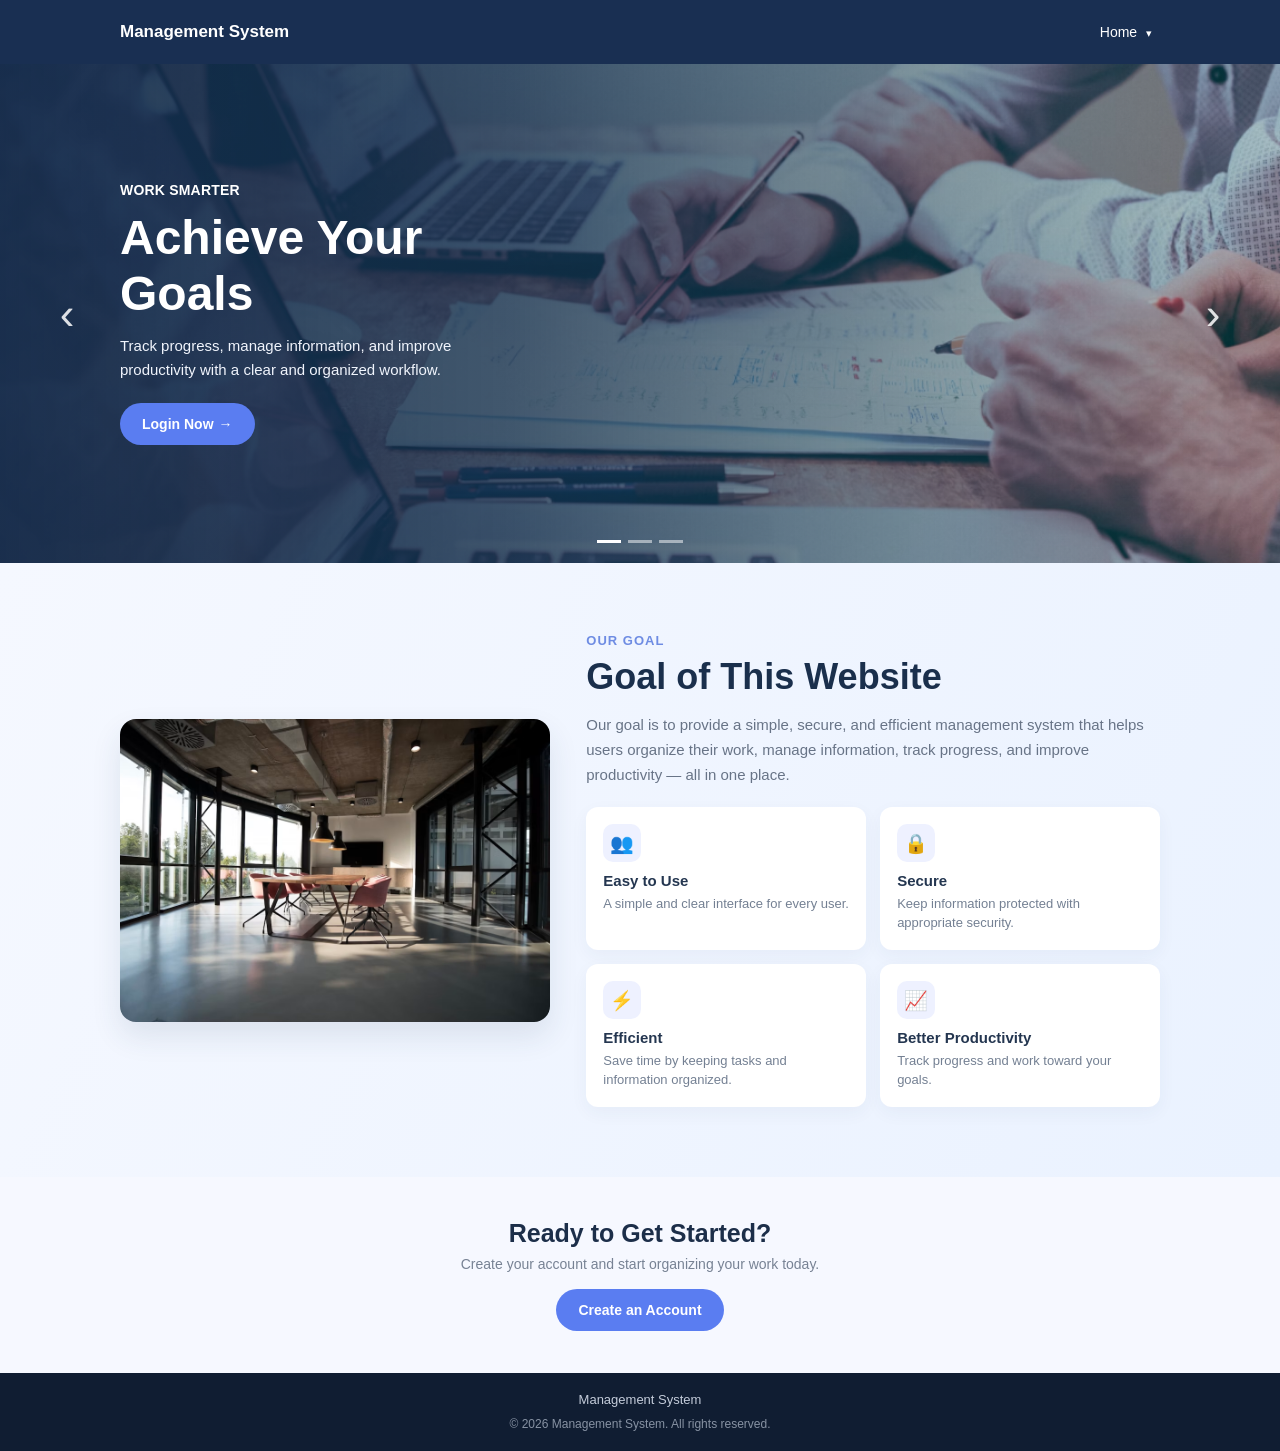
<file: index.html>
<!doctype html>
<html lang="en">
<head>
  <meta charset="utf-8">
  <meta name="viewport" content="width=device-width, initial-scale=1">
  <meta name="description" content="A simple, secure and efficient management system for your work.">
  <title>Management System</title>
  <link rel="stylesheet" href="styles.css">
</head>
<body data-page="landing">
  <header class="site-header">
    <nav class="nav-wrap" aria-label="Main navigation">
      <a class="brand" href="index.html">Management System</a>
      <div class="nav-menu">
        <button class="nav-menu-toggle" type="button" aria-expanded="false" aria-haspopup="true">Home <span aria-hidden="true">▾</span></button>
        <div class="nav-dropdown">
          <a href="login.html">Login</a>
          <a href="signup.html">Sign Up</a>
          <a href="#goal">Help</a>
        </div>
      </div>
    </nav>
  </header>

  <main>
    <section class="hero" aria-label="Management system highlights">
      <div class="hero-slides">
        <article class="hero-slide is-active" style="--slide-image: url('assets/planning.png')">
          <div class="hero-inner">
            <p class="eyebrow">WORK SMARTER</p>
            <h1>Achieve Your Goals</h1>
            <p class="hero-copy">Track progress, manage information, and improve productivity with a clear and organized workflow.</p>
            <a class="button button-primary" href="login.html">Login Now <span aria-hidden="true">→</span></a>
          </div>
        </article>
        <article class="hero-slide" style="--slide-image: url('assets/team-collaboration.png')">
          <div class="hero-inner">
            <p class="eyebrow">WORK TOGETHER</p>
            <h2>Better Team<br>Collaboration</h2>
            <p class="hero-copy">Keep your team connected, organize responsibilities, and manage tasks in one convenient place.</p>
            <a class="button button-primary" href="signup.html">Join Us <span aria-hidden="true">→</span></a>
          </div>
        </article>
        <article class="hero-slide" style="--slide-image: url('assets/office-hallway.png')">
          <div class="hero-inner">
            <p class="eyebrow">WELCOME TO OUR PLATFORM</p>
            <h2>Management Made<br>Simple</h2>
            <p class="hero-copy">Simplify your work, stay organized, and achieve more with our easy-to-use management system.</p>
            <a class="button button-primary" href="home.html">Get Started <span aria-hidden="true">→</span></a>
          </div>
        </article>
      </div>
      <button class="carousel-arrow carousel-prev" type="button" aria-label="Previous slide">‹</button>
      <button class="carousel-arrow carousel-next" type="button" aria-label="Next slide">›</button>
      <div class="carousel-dots" role="group" aria-label="Choose a slide">
        <button class="carousel-dot is-active" type="button" aria-label="Slide 1" aria-current="true"></button>
        <button class="carousel-dot" type="button" aria-label="Slide 2"></button>
        <button class="carousel-dot" type="button" aria-label="Slide 3"></button>
      </div>
    </section>

    <section class="goal-section" id="goal">
      <div class="goal-layout">
        <img class="goal-image" src="assets/meeting-room.png" alt="A bright, modern meeting room">
        <div class="goal-content">
          <p class="section-kicker">OUR GOAL</p>
          <h2>Goal of This Website</h2>
          <p class="goal-copy">Our goal is to provide a simple, secure, and efficient management system that helps users organize their work, manage information, track progress, and improve productivity — all in one place.</p>
          <div class="feature-grid">
            <article class="feature-card"><span class="feature-icon">👥</span><h3>Easy to Use</h3><p>A simple and clear interface for every user.</p></article>
            <article class="feature-card"><span class="feature-icon">🔒</span><h3>Secure</h3><p>Keep information protected with appropriate security.</p></article>
            <article class="feature-card"><span class="feature-icon">⚡</span><h3>Efficient</h3><p>Save time by keeping tasks and information organized.</p></article>
            <article class="feature-card"><span class="feature-icon">📈</span><h3>Better Productivity</h3><p>Track progress and work toward your goals.</p></article>
          </div>
        </div>
      </div>
    </section>

    <section class="get-started">
      <h2>Ready to Get Started?</h2>
      <p>Create your account and start organizing your work today.</p>
      <a class="button button-primary" href="signup.html">Create an Account</a>
    </section>
  </main>

  <footer class="site-footer">
    <p>Management System</p>
    <small>© 2026 Management System. All rights reserved.</small>
  </footer>
  <script src="script.js"></script>
</body>
</html>
</file>
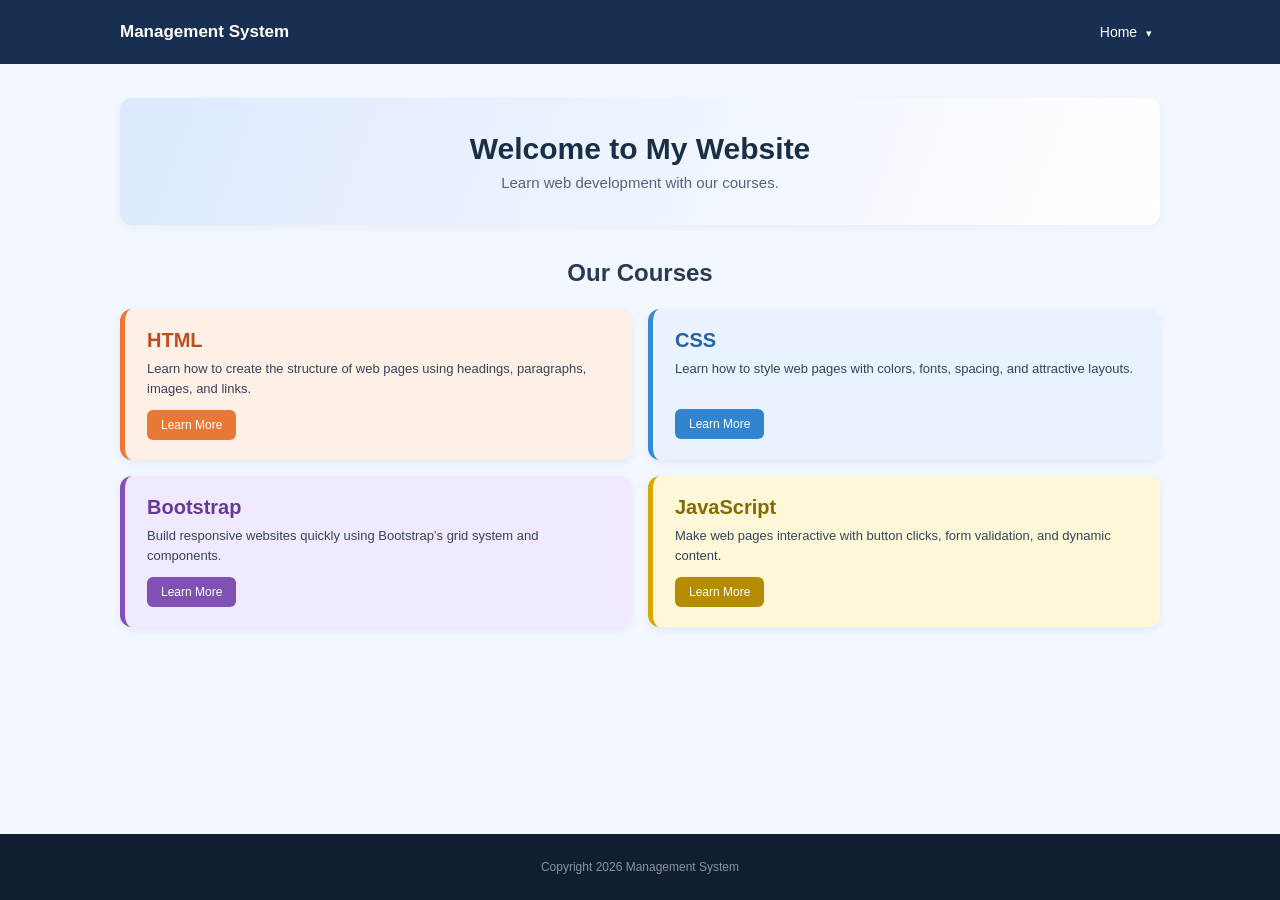
<file: home.html>
<!doctype html>
<html lang="en">
<head>
  <meta charset="utf-8">
  <meta name="viewport" content="width=device-width, initial-scale=1">
  <meta name="description" content="Explore our web development courses.">
  <title>Home | Management System</title>
  <link rel="stylesheet" href="styles.css">
</head>
<body data-page="courses">
  <header class="site-header">
    <nav class="nav-wrap" aria-label="Main navigation">
      <a class="brand" href="index.html">Management System</a>
      <div class="nav-menu">
        <button class="nav-menu-toggle" type="button" aria-expanded="false" aria-haspopup="true">Home <span aria-hidden="true">▾</span></button>
        <div class="nav-dropdown">
          <a href="index.html">Landing Page</a>
          <a href="login.html">Login</a>
          <a href="signup.html">Sign Up</a>
        </div>
      </div>
    </nav>
  </header>
  <main class="courses-main">
    <section class="welcome-banner">
      <h1>Welcome to My Website</h1>
      <p>Learn web development with our courses.</p>
    </section>
    <h2 class="courses-heading">Our Courses</h2>
    <section class="course-grid" aria-label="Available courses">
      <article class="course-card course-html">
        <h3>HTML</h3>
        <p>Learn how to create the structure of web pages using headings, paragraphs, images, and links.</p>
        <button class="course-button" type="button" data-course="html">Learn More</button>
      </article>
      <article class="course-card course-css">
        <h3>CSS</h3>
        <p>Learn how to style web pages with colors, fonts, spacing, and attractive layouts.</p>
        <button class="course-button" type="button" data-course="css">Learn More</button>
      </article>
      <article class="course-card course-bootstrap">
        <h3>Bootstrap</h3>
        <p>Build responsive websites quickly using Bootstrap’s grid system and components.</p>
        <button class="course-button" type="button" data-course="bootstrap">Learn More</button>
      </article>
      <article class="course-card course-javascript">
        <h3>JavaScript</h3>
        <p>Make web pages interactive with button clicks, form validation, and dynamic content.</p>
        <button class="course-button" type="button" data-course="javascript">Learn More</button>
      </article>
    </section>
  </main>
  <footer class="site-footer courses-footer"><small>Copyright 2026 Management System</small></footer>

  <div class="modal-backdrop" id="course-modal" hidden>
    <section class="course-modal" role="dialog" aria-modal="true" aria-labelledby="modal-title">
      <header class="modal-header"><h2>Course Details</h2><button class="modal-x" type="button" aria-label="Close dialog">×</button></header>
      <div class="modal-body"><h3 id="modal-title"></h3><p id="modal-description"></p></div>
      <footer class="modal-footer"><button class="modal-close button" type="button">Close</button></footer>
    </section>
  </div>
  <script src="script.js"></script>
</body>
</html>
</file>
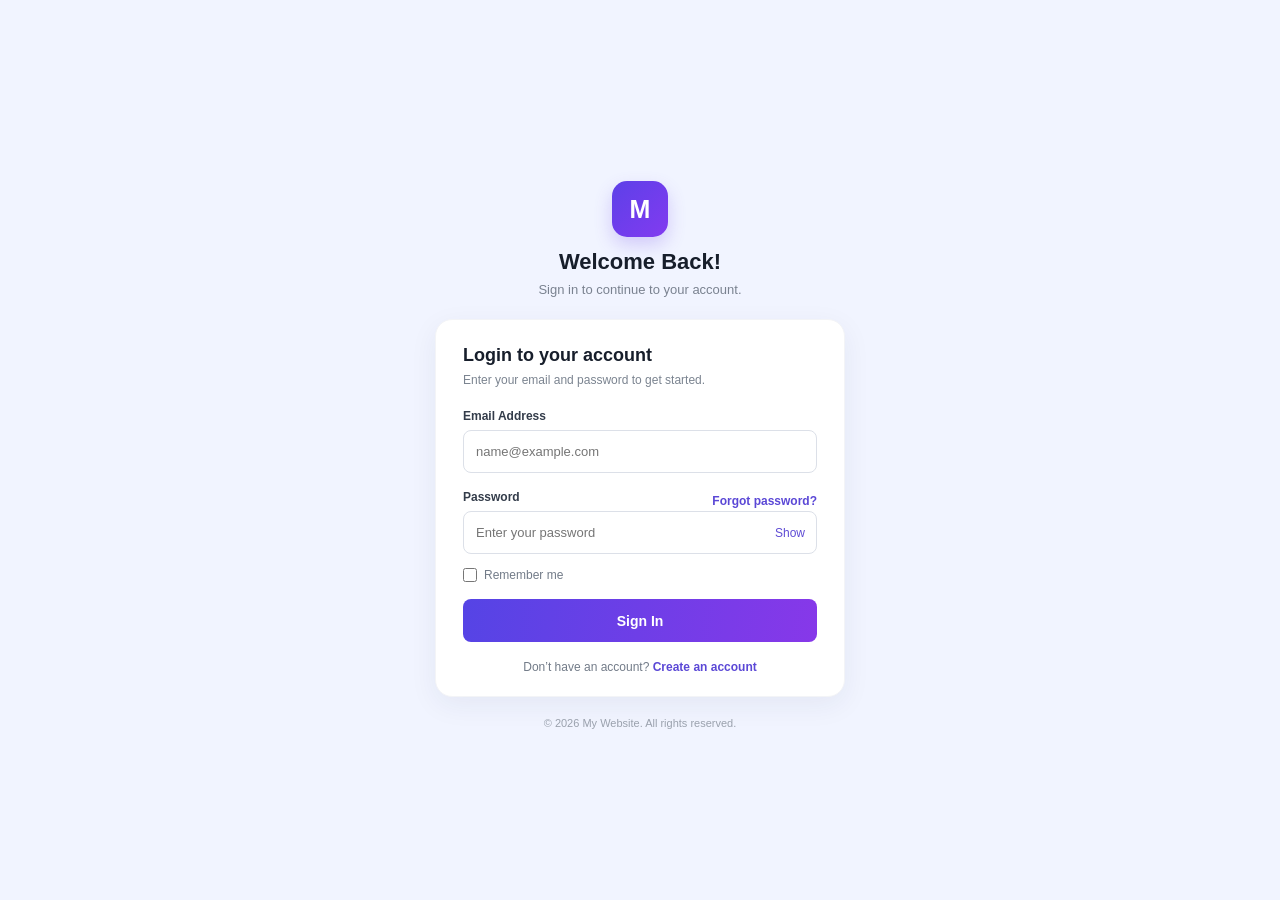
<file: login.html>
<!doctype html>
<html lang="en">
<head>
  <meta charset="utf-8">
  <meta name="viewport" content="width=device-width, initial-scale=1">
  <meta name="description" content="Sign in to your Management System account.">
  <title>Login | Management System</title>
  <link rel="stylesheet" href="styles.css">
</head>
<body class="auth-page" data-page="login">
  <main class="auth-wrap">
    <div class="auth-heading">
      <a class="auth-logo" href="index.html" aria-label="Management System home">M</a>
      <h1>Welcome Back!</h1>
      <p>Sign in to continue to your account.</p>
    </div>
    <section class="auth-card">
      <h2>Login to your account</h2>
      <p class="auth-intro">Enter your email and password to get started.</p>
      <form id="login-form">
        <label for="login-email">Email Address</label>
        <input id="login-email" name="email" type="email" placeholder="name@example.com" autocomplete="email" required>
        <div class="label-row"><label for="login-password">Password</label><a href="#" id="forgot-password">Forgot password?</a></div>
        <div class="password-field"><input id="login-password" name="password" type="password" placeholder="Enter your password" autocomplete="current-password" required><button type="button" class="show-password" aria-label="Show password" aria-pressed="false">Show</button></div>
        <label class="remember-option"><input id="remember-me" type="checkbox"> <span>Remember me</span></label>
        <button class="button auth-submit" type="submit">Sign In</button>
      </form>
      <p class="auth-switch">Don’t have an account? <a href="signup.html">Create an account</a></p>
    </section>
    <footer class="auth-footer">© 2026 My Website. All rights reserved.</footer>
  </main>
  <div class="page-alert-backdrop" id="login-alert" hidden>
    <section class="page-alert" role="alertdialog" aria-modal="true" aria-labelledby="page-alert-title" aria-describedby="page-alert-message">
      <h2 id="page-alert-title">This page says</h2>
      <p id="page-alert-message">Login successful!</p>
      <button class="page-alert-ok" type="button">OK</button>
    </section>
  </div>
  <script src="script.js"></script>
</body>
</html>
</file>
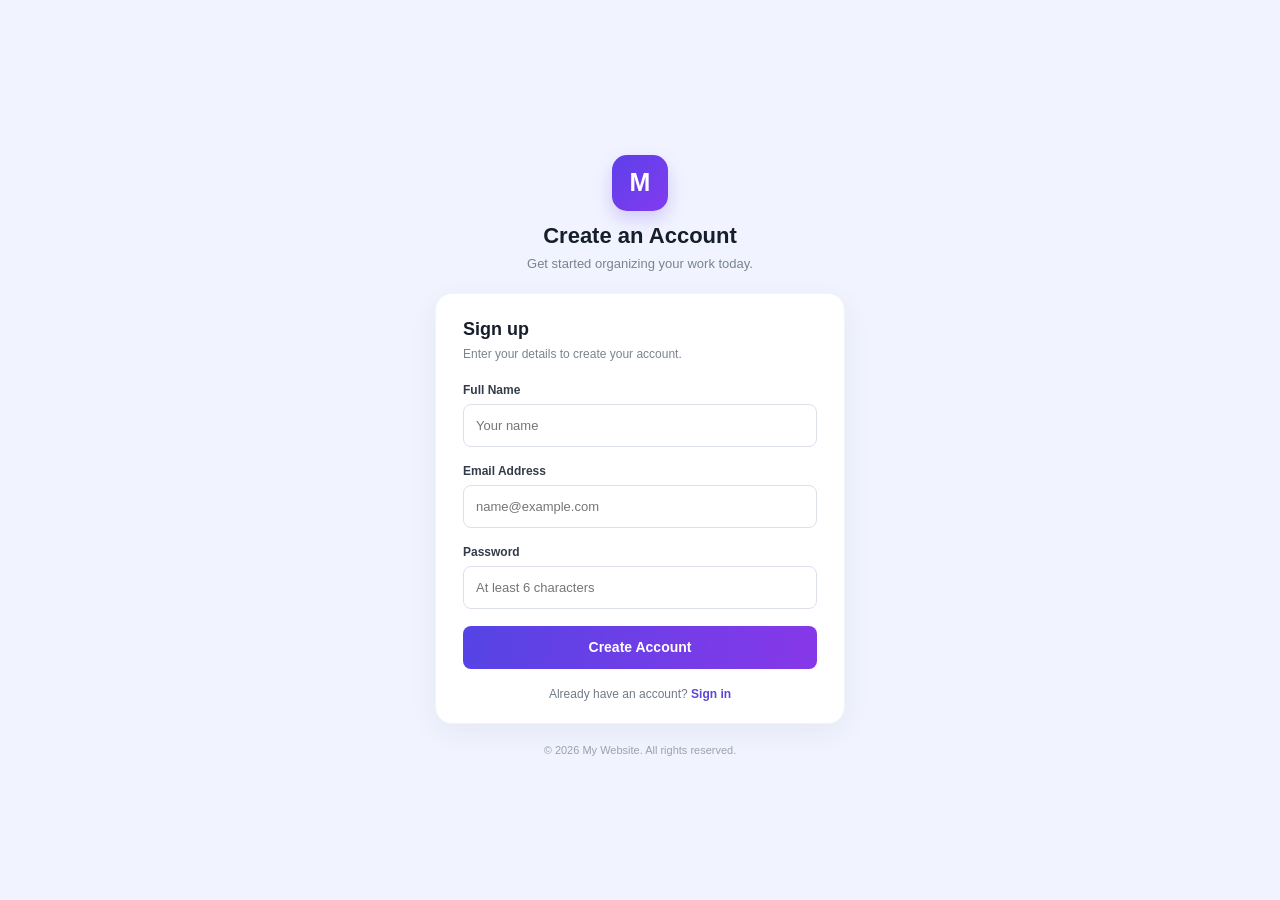
<file: signup.html>
<!doctype html>
<html lang="en">
<head>
  <meta charset="utf-8">
  <meta name="viewport" content="width=device-width, initial-scale=1">
  <meta name="description" content="Create a Management System account.">
  <title>Create account | Management System</title>
  <link rel="stylesheet" href="styles.css">
</head>
<body class="auth-page" data-page="signup">
  <main class="auth-wrap">
    <div class="auth-heading">
      <a class="auth-logo" href="index.html" aria-label="Management System home">M</a>
      <h1>Create an Account</h1>
      <p>Get started organizing your work today.</p>
    </div>
    <section class="auth-card">
      <h2>Sign up</h2>
      <p class="auth-intro">Enter your details to create your account.</p>
      <form id="signup-form">
        <label for="signup-name">Full Name</label>
        <input id="signup-name" name="name" type="text" placeholder="Your name" autocomplete="name" required>
        <label for="signup-email">Email Address</label>
        <input id="signup-email" name="email" type="email" placeholder="name@example.com" autocomplete="email" required>
        <label for="signup-password">Password</label>
        <input id="signup-password" name="password" type="password" placeholder="At least 6 characters" minlength="6" autocomplete="new-password" required>
        <button class="button auth-submit" type="submit">Create Account</button>
      </form>
      <p class="auth-switch">Already have an account? <a href="login.html">Sign in</a></p>
    </section>
    <footer class="auth-footer">© 2026 My Website. All rights reserved.</footer>
  </main>
  <script src="script.js"></script>
</body>
</html>
</file>
<file: styles.css>
:root {
  color-scheme: light;
  font-family: Arial, Helvetica, sans-serif;
  color: #1c2e49;
  background: #f3f7ff;
  font-synthesis: none;
  text-rendering: optimizeLegibility;
  --navy: #192f52;
  --blue: #4c78f5;
}

* { box-sizing: border-box; }

body { margin: 0; min-width: 320px; background: #f3f7ff; }
a { color: inherit; }
button, input { font: inherit; }

.site-header { position: relative; z-index: 5; height: 64px; background: var(--navy); color: #fff; }
.nav-wrap { width: min(100% - 48px, 1040px); height: 100%; margin: 0 auto; display: flex; align-items: center; justify-content: space-between; }
.brand { color: #fff; font-size: 17px; font-weight: 700; text-decoration: none; }
.nav-menu { position: relative; }
.nav-menu-toggle { padding: 10px 8px; border: 0; color: #fff; background: transparent; cursor: pointer; font-size: 14px; }
.nav-menu-toggle span { padding-left: 5px; font-size: 11px; }
.nav-dropdown { position: absolute; top: calc(100% + 2px); right: 0; display: none; min-width: 142px; padding: 6px 0; background: white; border-radius: 8px; box-shadow: 0 8px 24px #10203a30; }
.nav-menu.is-open .nav-dropdown { display: block; }
.nav-dropdown a { display: block; padding: 9px 14px; color: #29354a; font-size: 14px; text-decoration: none; }
.nav-dropdown a:hover, .nav-dropdown a:focus-visible { background: #eef3ff; }

.hero { position: relative; height: clamp(390px, 39vw, 520px); overflow: hidden; background: #142b4a; color: white; }
.hero-slides, .hero-slide { position: absolute; inset: 0; }
.hero-slide { display: flex; align-items: center; opacity: 0; visibility: hidden; background-image: linear-gradient(90deg, rgba(20, 43, 75, .94) 0%, rgba(20, 43, 75, .78) 40%, rgba(20, 43, 75, .2) 100%), var(--slide-image); background-position: center; background-size: cover; transition: opacity .55s ease, visibility .55s ease; }
.hero-slide.is-active { opacity: 1; visibility: visible; }
.hero-inner { width: min(100% - 48px, 1040px); margin: 0 auto; padding-right: 55%; }
.eyebrow { margin: 0 0 12px; font-size: 14px; font-weight: 700; letter-spacing: .2px; }
.hero-slide h1, .hero-slide h2 { margin: 0 0 12px; color: #fff; font-size: clamp(34px, 4vw, 48px); line-height: 1.16; }
.hero-copy { max-width: 490px; margin: 0 0 20px; font-size: 15px; line-height: 1.65; color: #f0f4fc; }
.button { display: inline-flex; align-items: center; justify-content: center; min-height: 42px; padding: 0 22px; border: 0; border-radius: 24px; background: #5a7df1; color: #fff; cursor: pointer; font-size: 14px; font-weight: 700; text-decoration: none; transition: transform .15s ease, filter .15s ease; }
.button:hover { filter: brightness(1.07); transform: translateY(-1px); }
.button-primary span { padding-left: 5px; }
.carousel-arrow { position: absolute; top: 50%; z-index: 2; width: 44px; height: 54px; transform: translateY(-50%); border: 0; background: transparent; color: #fff; cursor: pointer; font-size: 44px; font-weight: 300; opacity: .85; }
.carousel-arrow:hover { opacity: 1; }
.carousel-prev { left: max(22px, calc((100% - 1190px) / 2)); }
.carousel-next { right: max(22px, calc((100% - 1190px) / 2)); }
.carousel-dots { position: absolute; bottom: 20px; left: 50%; z-index: 2; display: flex; gap: 7px; transform: translateX(-50%); }
.carousel-dot { width: 24px; height: 3px; padding: 0; border: 0; background: #ffffff80; cursor: pointer; }
.carousel-dot.is-active { background: #fff; }

.goal-section { padding: 70px 24px; background: linear-gradient(115deg, #f5f8ff, #eaf2ff); }
.goal-layout { display: grid; grid-template-columns: minmax(280px, .9fr) minmax(420px, 1.2fr); align-items: center; gap: 36px; width: min(100%, 1040px); margin: auto; }
.goal-image { display: block; width: 100%; aspect-ratio: 1.42; object-fit: cover; border-radius: 16px; box-shadow: 0 14px 30px #263e591c; }
.section-kicker { margin: 0 0 8px; color: #6e8ce3; font-size: 13px; font-weight: 700; letter-spacing: 1px; }
.goal-content h2 { margin: 0 0 15px; color: #1a2f4c; font-size: clamp(28px, 3vw, 36px); }
.goal-copy { margin: 0 0 20px; color: #687487; font-size: 15px; line-height: 1.65; }
.feature-grid { display: grid; grid-template-columns: repeat(2, minmax(0, 1fr)); gap: 14px; }
.feature-card { min-height: 125px; padding: 17px; border-radius: 12px; background: #fff; box-shadow: 0 6px 18px #28496c0c; transition: transform .2s ease, box-shadow .2s ease; }
.feature-card:hover { transform: translateY(-7px); box-shadow: 0 14px 28px #28496c24; }
.feature-icon { display: inline-flex; width: 38px; height: 38px; align-items: center; justify-content: center; margin-bottom: 10px; border-radius: 10px; background: #eef1ff; font-size: 19px; }
.feature-card h3 { margin: 0 0 6px; color: #243650; font-size: 15px; }
.feature-card p { margin: 0; color: #748093; font-size: 13px; line-height: 1.45; }
.get-started { padding: 42px 20px; text-align: center; background: #f6f8ff; }
.get-started h2 { margin: 0 0 8px; font-size: 25px; }
.get-started p { margin: 0 0 17px; color: #778294; font-size: 14px; }
.site-footer { padding: 19px 20px; background: #101d32; color: #c4ccda; text-align: center; }
.site-footer p { margin: 0 0 7px; font-size: 13px; }
.site-footer small { color: #8792a3; font-size: 12px; }

.courses-main { width: min(100% - 48px, 1040px); min-height: calc(100vh - 130px); margin: 0 auto; padding: 34px 0 42px; }
.welcome-banner { padding: 34px 18px; border-radius: 12px; background: linear-gradient(110deg, #dce9ff, #fff); box-shadow: 0 3px 8px #1d34500c; text-align: center; }
.welcome-banner h1 { margin: 0 0 8px; color: #1b2e48; font-size: 30px; }
.welcome-banner p { margin: 0; color: #56647a; font-size: 15px; }
.courses-heading { margin: 34px 0 22px; color: #293a53; font-size: 24px; text-align: center; }
.course-grid { display: grid; grid-template-columns: repeat(2, minmax(0, 1fr)); gap: 16px; }
.course-card { min-height: 145px; padding: 20px 22px; border-left: 5px solid; border-radius: 12px; box-shadow: 0 3px 8px #20344c12; transition: transform .2s ease, box-shadow .2s ease; }
.course-card:hover { transform: translateY(-7px); box-shadow: 0 12px 22px #20344c24; }
.course-card h3 { margin: 0 0 7px; font-size: 20px; }
.course-card p { min-height: 38px; margin: 0 0 12px; color: #35445a; font-size: 13px; line-height: 1.5; }
.course-html { border-color: #ee7738; background: #fff0e7; color: #b9501f; }
.course-css { border-color: #348bd9; background: #e8f3ff; color: #2461a2; }
.course-bootstrap { border-color: #8351b9; background: #f1e9ff; color: #663997; }
.course-javascript { border-color: #d6a800; background: #fff8d8; color: #856900; }
.course-button { padding: 8px 14px; border: 0; border-radius: 6px; background: currentColor; cursor: pointer; font-size: 12px; }
.course-button { color: #fff; }
.course-html .course-button { background: #e87835; }
.course-css .course-button { background: #3185d0; }
.course-bootstrap .course-button { background: #8051b5; }
.course-javascript .course-button { background: #b58b00; }
.courses-footer { min-height: 66px; display: grid; align-content: center; }
.courses-footer small { color: #8893a5; }

.modal-backdrop { position: fixed; inset: 0; z-index: 10; display: grid; place-items: center; padding: 20px; background: rgba(15, 20, 28, .55); }
.modal-backdrop[hidden] { display: none; }
.course-modal { width: min(100%, 560px); overflow: hidden; border-radius: 6px; background: #fff; box-shadow: 0 15px 50px #0003; color: #252b34; }
.modal-header { min-height: 54px; display: flex; align-items: center; justify-content: space-between; padding: 0 16px; border-bottom: 1px solid #e6e7e9; }
.modal-header h2 { margin: 0; font-size: 16px; font-weight: 500; }
.modal-x { border: 0; background: transparent; color: #737b85; cursor: pointer; font-size: 27px; line-height: 1; }
.modal-body { min-height: 110px; padding: 14px 16px 20px; }
.modal-body h3 { margin: 0 0 6px; font-size: 18px; font-weight: 500; }
.modal-body p { margin: 0; font-size: 14px; line-height: 1.55; }
.modal-footer { min-height: 58px; display: flex; align-items: center; justify-content: flex-end; padding: 8px 16px; border-top: 1px solid #e6e7e9; }
.modal-close { min-height: 34px; padding: 0 14px; border-radius: 5px; background: #68717c; font-size: 13px; }

.auth-page { min-height: 100vh; background: #f1f4ff; color: #171e2b; }
.auth-wrap { min-height: 100vh; display: flex; flex-direction: column; align-items: center; justify-content: center; padding: 32px 18px 22px; }
.auth-heading { margin-bottom: 22px; text-align: center; }
.auth-logo { display: grid; width: 56px; height: 56px; place-items: center; margin: 0 auto 12px; border-radius: 15px; background: linear-gradient(135deg, #5d40e8, #823bf0); box-shadow: 0 8px 18px #673fe53b; color: #fff; font-size: 25px; font-weight: 700; text-decoration: none; }
.auth-heading h1 { margin: 0 0 7px; font-size: 22px; }
.auth-heading p { margin: 0; color: #7a8290; font-size: 13px; }
.auth-card { width: min(100%, 410px); padding: 25px 27px 22px; border: 1px solid #f3f4f7; border-radius: 17px; background: #fff; box-shadow: 0 8px 28px #1c2c4810; }
.auth-card h2 { margin: 0 0 7px; font-size: 18px; }
.auth-intro { margin: 0 0 22px; color: #7b8490; font-size: 12px; }
.auth-card form > label:not(.remember-option), .label-row label { display: block; margin: 0 0 7px; color: #333c4a; font-size: 12px; font-weight: 700; }
.auth-card input:not([type="checkbox"]) { width: 100%; height: 43px; padding: 0 12px; border: 1px solid #dce0e8; border-radius: 8px; outline: none; background: #fff; color: #202938; font-size: 13px; }
.auth-card input:focus { border-color: #8974f3; box-shadow: 0 0 0 3px #7661ee1a; }
.auth-card form > input { margin-bottom: 17px; }
.label-row { display: flex; justify-content: space-between; align-items: center; }
.label-row a, .auth-switch a { color: #5b48d6; font-size: 12px; font-weight: 700; text-decoration: none; }
.password-field { position: relative; margin-bottom: 14px; }
.password-field input { padding-right: 60px !important; }
.show-password { position: absolute; top: 0; right: 7px; height: 43px; padding: 0 5px; border: 0; background: transparent; color: #5e4bd4; cursor: pointer; font-size: 12px; }
.remember-option { display: inline-flex; align-items: center; gap: 7px; margin: 0 0 17px; color: #727b88; font-size: 12px; cursor: pointer; }
.remember-option input { width: 14px; height: 14px; margin: 0; accent-color: #6545e8; }
.auth-submit { width: 100%; min-height: 43px; border-radius: 8px; background: linear-gradient(100deg, #5544e5, #8738e9); }
.auth-switch { margin: 18px 0 0; color: #727b88; font-size: 12px; text-align: center; }
.auth-footer { margin-top: 20px; color: #9aa1ad; font-size: 11px; }
.page-alert-backdrop { position: fixed; inset: 0; z-index: 20; display: flex; justify-content: center; align-items: flex-start; padding: 12px 18px; background: #090d185c; }
.page-alert-backdrop[hidden] { display: none; }
.page-alert { position: relative; width: min(100%, 562px); min-height: 156px; padding: 21px 16px 60px; border: 1px solid #51436d; border-radius: 5px; background: linear-gradient(125deg, #282339, #211b30); box-shadow: 0 3px 10px #0005; color: #f7f5ff; }
.page-alert h2 { margin: 0 0 13px; font-size: 16px; }
.page-alert p { margin: 0; color: #e4dff0; font-size: 14px; }
.page-alert-ok { position: absolute; right: 13px; bottom: 12px; min-width: 85px; height: 47px; border: 2px solid #ff496d; border-radius: 8px; background: #fa1746; box-shadow: 0 0 0 3px #ffffff38; color: #fff; cursor: pointer; font-size: 14px; }

@media (max-width: 700px) {
  .site-header { height: 58px; }
  .nav-wrap { width: min(100% - 32px, 1040px); }
  .hero { height: 440px; }
  .hero-slide { background-image: linear-gradient(90deg, rgba(20, 43, 75, .91), rgba(20, 43, 75, .53)), var(--slide-image); background-position: center; }
  .hero-inner { width: calc(100% - 56px); padding-right: 32px; }
  .hero-slide h1, .hero-slide h2 { font-size: 36px; }
  .hero-copy { font-size: 14px; }
  .carousel-prev { left: 4px; }
  .carousel-next { right: 4px; }
  .goal-section { padding: 46px 20px; }
  .goal-layout { grid-template-columns: 1fr; gap: 28px; }
  .goal-image { max-height: 300px; }
  .courses-main { width: calc(100% - 32px); padding-top: 24px; }
  .course-grid { grid-template-columns: 1fr; }
  .course-card { min-height: 0; }
  .course-card p { min-height: 0; }
  .welcome-banner { padding: 28px 14px; }
  .welcome-banner h1 { font-size: 25px; }
}

@media (max-width: 430px) {
  .brand { font-size: 15px; }
  .feature-grid { gap: 10px; }
  .feature-card { min-height: 140px; padding: 13px; }
  .auth-card { padding: 22px 20px; }
}

@media (prefers-reduced-motion: reduce) {
  *, *::before, *::after { scroll-behavior: auto !important; transition-duration: .01ms !important; animation-duration: .01ms !important; }
}
</file>
